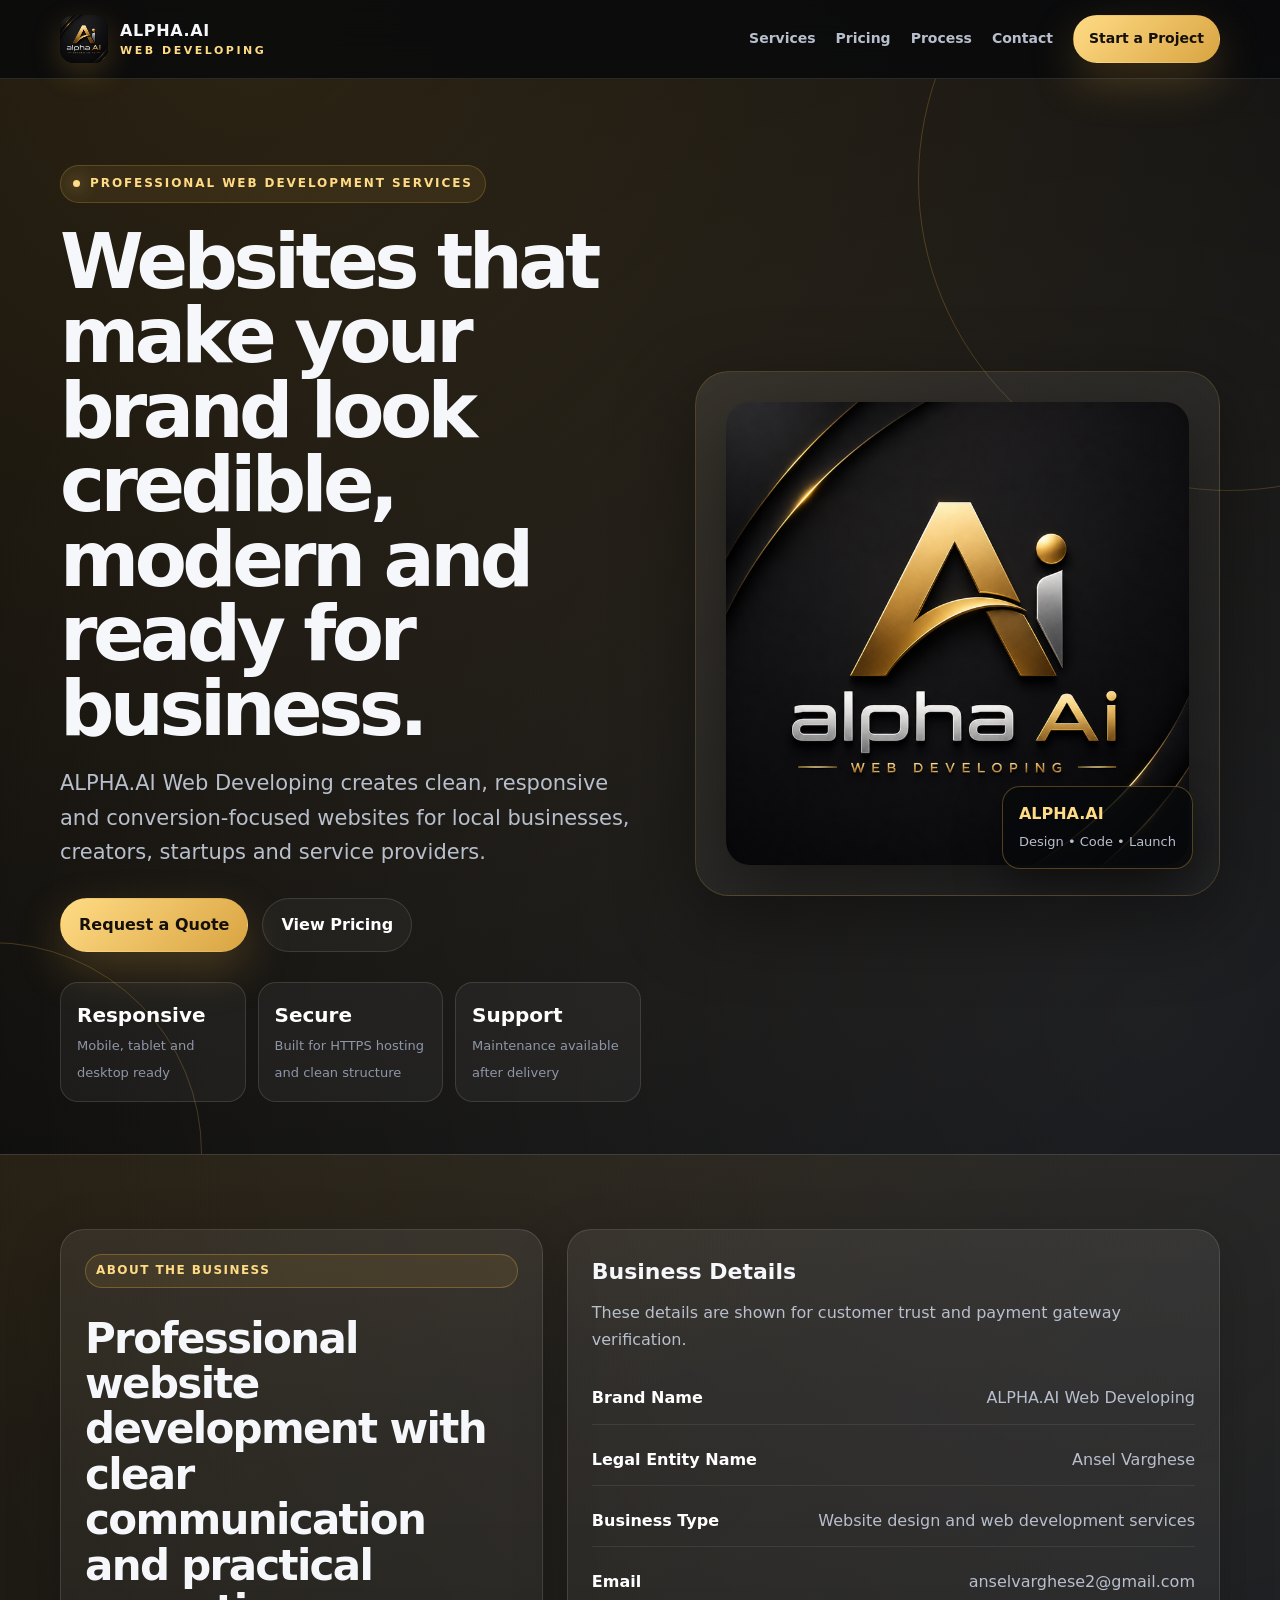
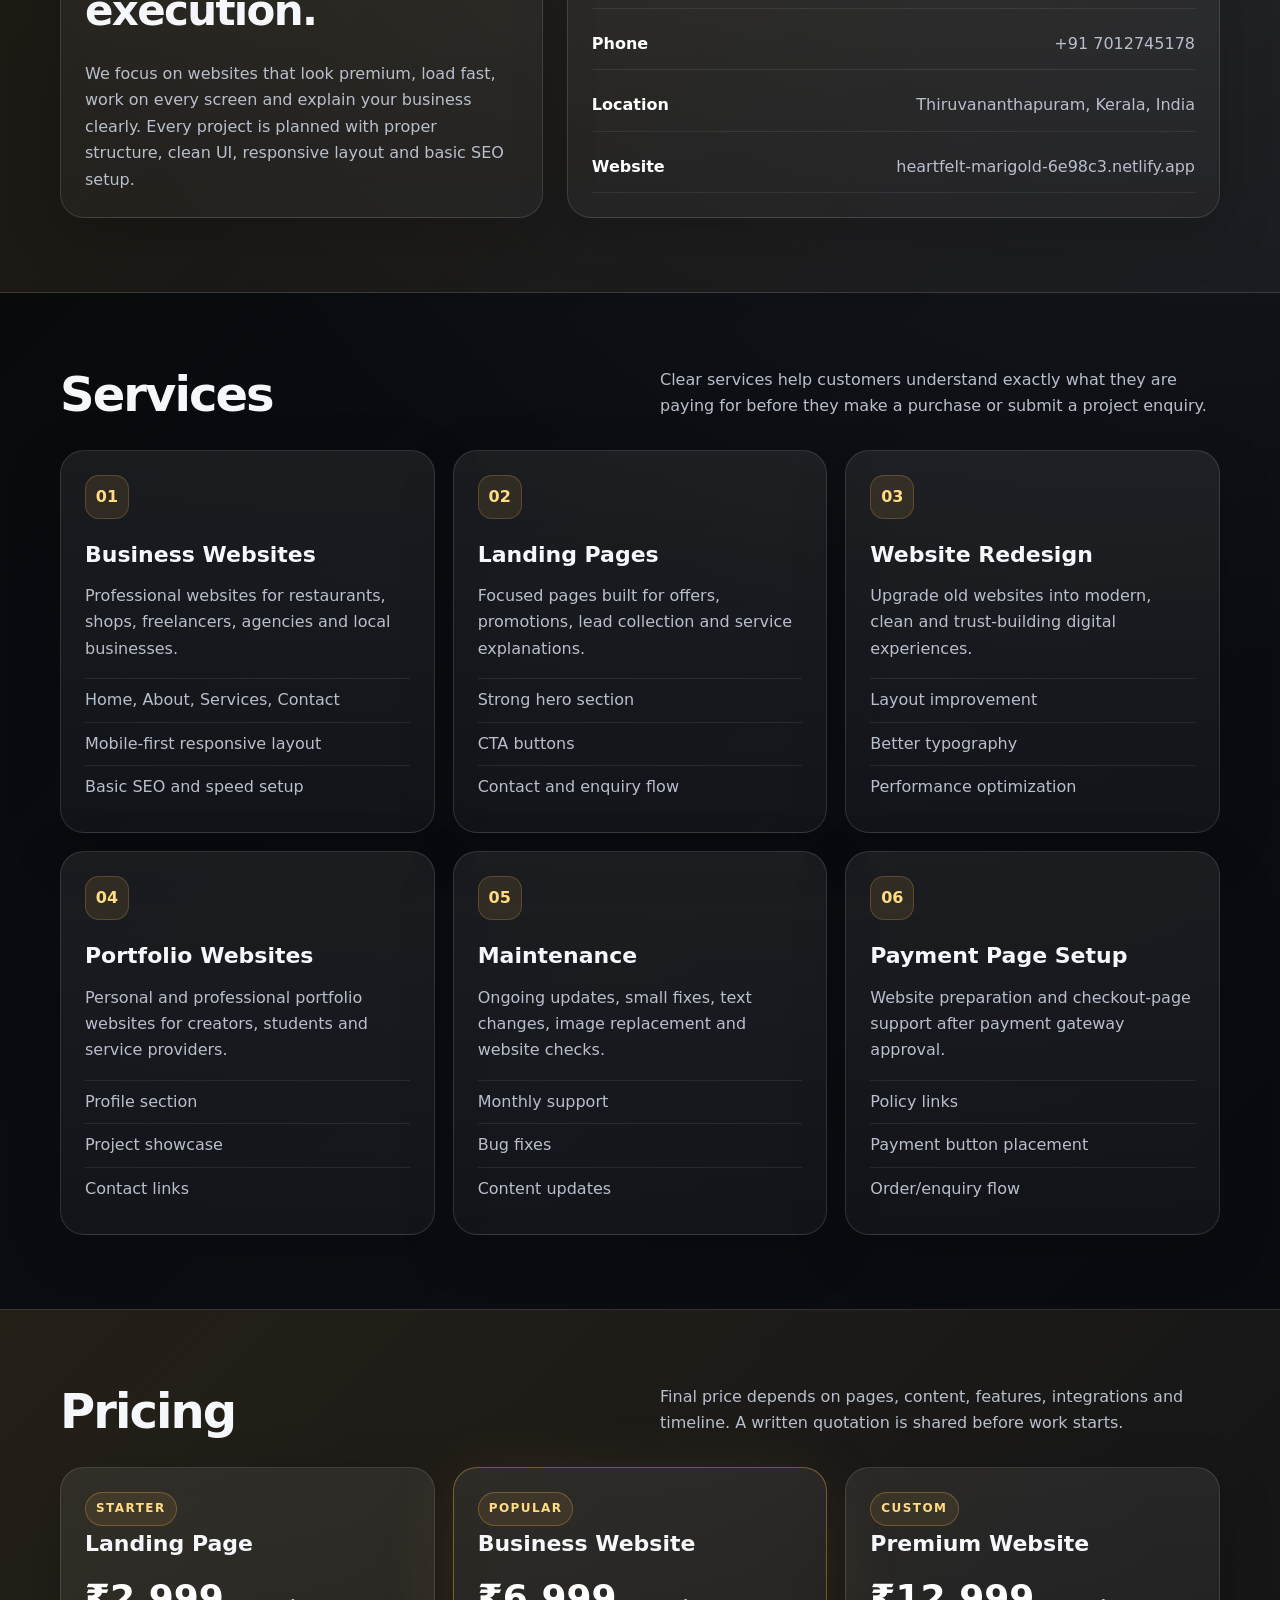
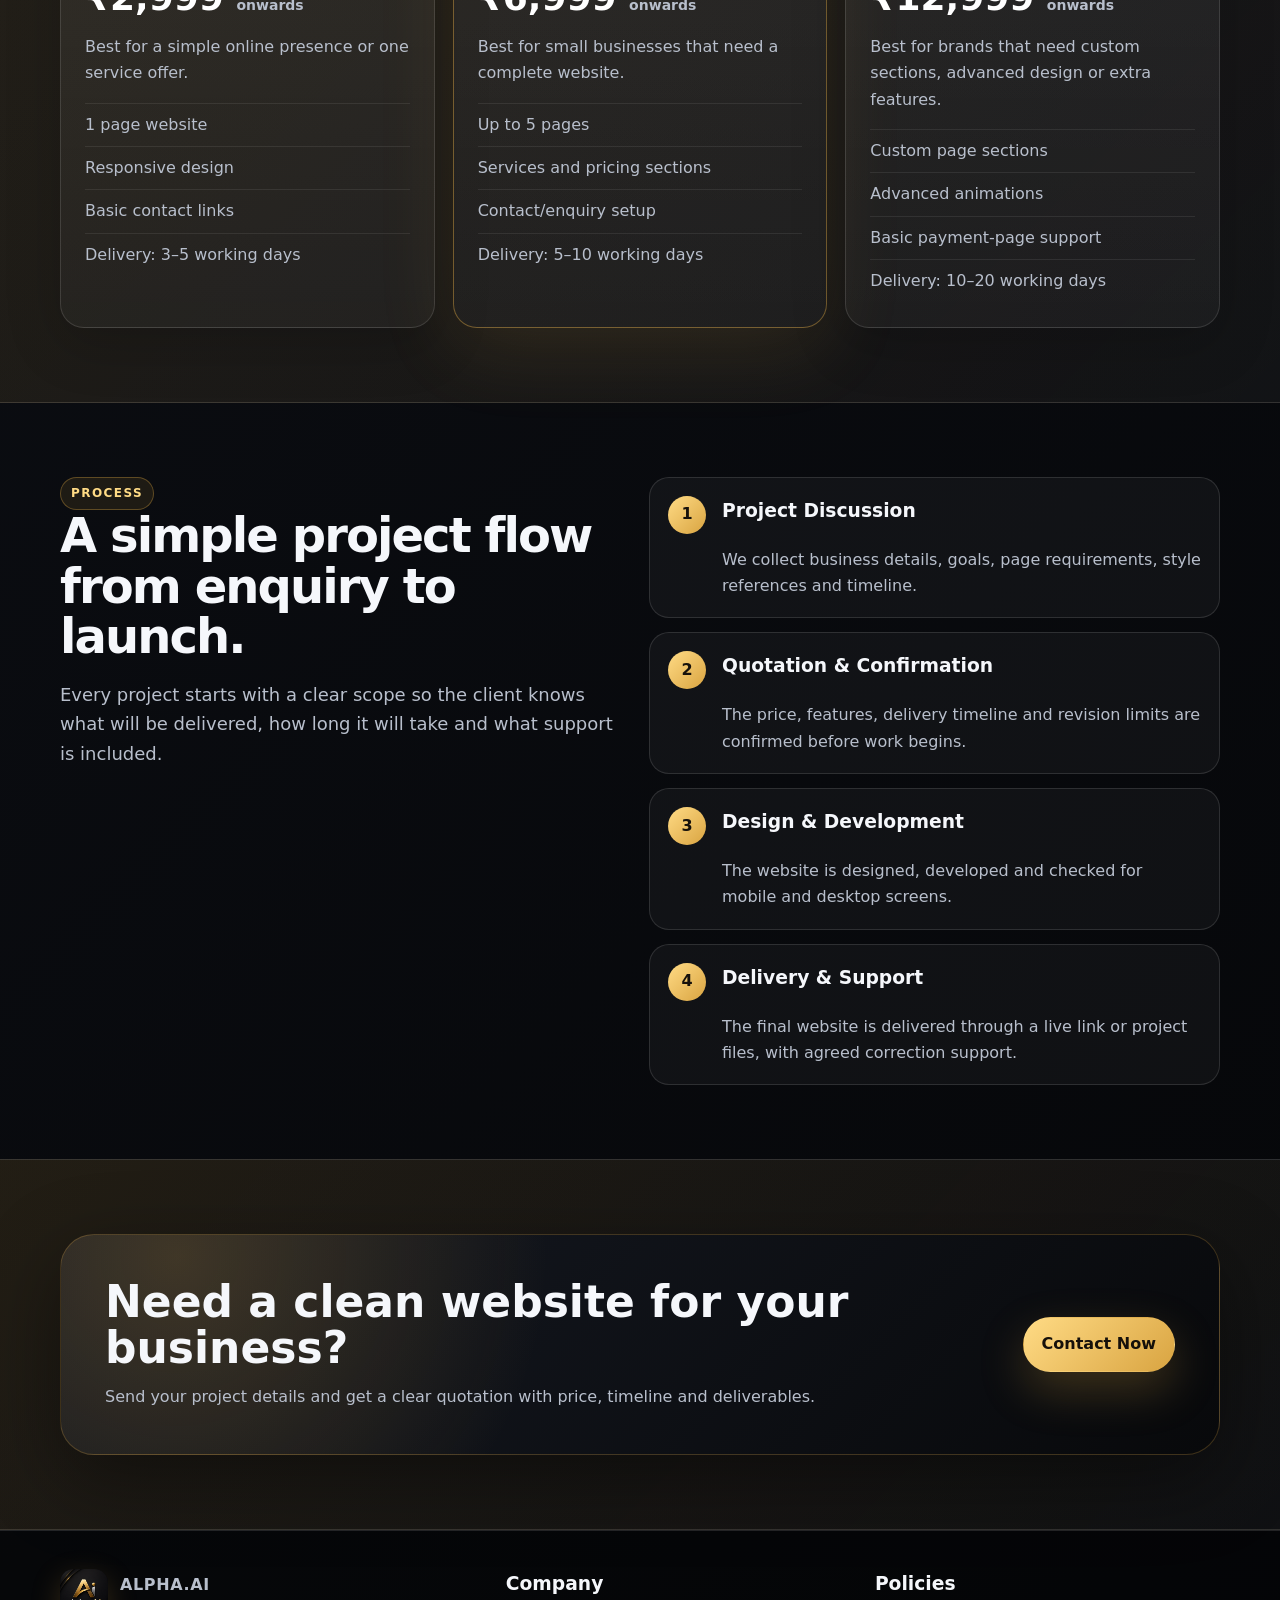
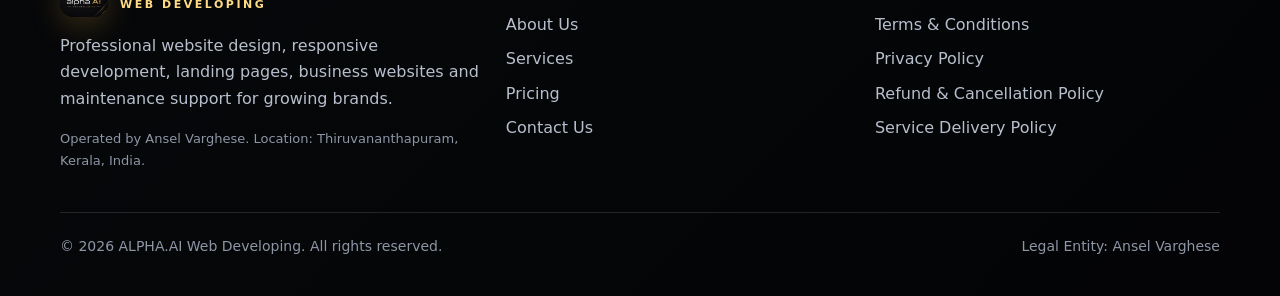
<file: index/index.html>
<!doctype html>
<html lang="en-IN">
<head>
  <meta charset="utf-8">
  <meta name="viewport" content="width=device-width, initial-scale=1">
  <title>ALPHA.AI Web Developing | Professional Website Development Services</title>
  <meta name="description" content="Professional website design and web development services by ALPHA.AI Web Developing.">
  <link rel="icon" type="image/png" href="assets/favicon.png">
  <link rel="stylesheet" href="css/styles.css">
</head>
<body>
  <a class="skip-link" href="#main">Skip to content</a>
  <header class="site-header">
    <div class="container nav">
      
    <a class="brand" href="index.html" aria-label="ALPHA.AI Web Developing home">
      <img src="assets/logo.png" alt="ALPHA.AI Web Developing logo">
      <span>ALPHA.AI <small>Web Developing</small></span>
    </a>
    <button class="menu-btn" type="button" aria-label="Open menu" aria-expanded="false">Menu</button>
    <nav class="nav-links" aria-label="Main navigation">
      <a href="index.html#services">Services</a>
      <a href="index.html#pricing">Pricing</a>
      <a href="index.html#process">Process</a>
      <a href="contact.html">Contact</a>
      <a class="btn btn-primary btn-sm" href="contact.html">Start a Project</a>
    </nav>
    
    </div>
  </header>
  <main id="main">
    
<section class="hero">
  <div class="container hero-grid">
    <div class="hero-copy">
      <span class="eyebrow"><span class="dot"></span> Professional Web Development Services</span>
      <h1>Websites that make your brand look credible, modern and ready for business.</h1>
      <p class="lead">ALPHA.AI Web Developing creates clean, responsive and conversion-focused websites for local businesses, creators, startups and service providers.</p>
      <div class="hero-actions">
        <a class="btn btn-primary" href="contact.html">Request a Quote</a>
        <a class="btn btn-ghost" href="#pricing">View Pricing</a>
      </div>
      <div class="hero-meta" aria-label="Business highlights">
        <div class="meta-card"><strong>Responsive</strong><span>Mobile, tablet and desktop ready</span></div>
        <div class="meta-card"><strong>Secure</strong><span>Built for HTTPS hosting and clean structure</span></div>
        <div class="meta-card"><strong>Support</strong><span>Maintenance available after delivery</span></div>
      </div>
    </div>
    <div class="logo-card">
      <img src="assets/logo.png" alt="ALPHA.AI Web Developing brand logo">
      <div class="logo-badge">
        <strong>ALPHA.AI</strong>
        <span>Design • Code • Launch</span>
      </div>
    </div>
  </div>
</section>

<section id="about" class="section band">
  <div class="container about-grid">
    <div class="card about-card">
      <span class="tag">About the Business</span>
      <h2>Professional website development with clear communication and practical execution.</h2>
      <p>We focus on websites that look premium, load fast, work on every screen and explain your business clearly. Every project is planned with proper structure, clean UI, responsive layout and basic SEO setup.</p>
    </div>
    <div class="card">
      <h3>Business Details</h3>
      <p class="muted">These details are shown for customer trust and payment gateway verification.</p>
      <div class="profile-list">
        <div class="profile-item"><strong>Brand Name</strong><span>ALPHA.AI Web Developing</span></div>
        <div class="profile-item"><strong>Legal Entity Name</strong><span>Ansel Varghese</span></div>
        <div class="profile-item"><strong>Business Type</strong><span>Website design and web development services</span></div>
        <div class="profile-item"><strong>Email</strong><span><a href="mailto:anselvarghese2@gmail.com">anselvarghese2@gmail.com</a></span></div>
        <div class="profile-item"><strong>Phone</strong><span><a href="tel:+917012745178">+91 7012745178</a></span></div>
        <div class="profile-item"><strong>Location</strong><span>Thiruvananthapuram, Kerala, India</span></div>
        <div class="profile-item"><strong>Website</strong><span><a href="https://heartfelt-marigold-6e98c3.netlify.app">heartfelt-marigold-6e98c3.netlify.app</a></span></div>
      </div>
    </div>
  </div>
</section>

<section id="services" class="section">
  <div class="container">
    <div class="section-head">
      <h2>Services</h2>
      <p>Clear services help customers understand exactly what they are paying for before they make a purchase or submit a project enquiry.</p>
    </div>
    <div class="grid-3">
      <article class="card"><div class="icon">01</div><h3>Business Websites</h3><p>Professional websites for restaurants, shops, freelancers, agencies and local businesses.</p><ul><li>Home, About, Services, Contact</li><li>Mobile-first responsive layout</li><li>Basic SEO and speed setup</li></ul></article>
      <article class="card"><div class="icon">02</div><h3>Landing Pages</h3><p>Focused pages built for offers, promotions, lead collection and service explanations.</p><ul><li>Strong hero section</li><li>CTA buttons</li><li>Contact and enquiry flow</li></ul></article>
      <article class="card"><div class="icon">03</div><h3>Website Redesign</h3><p>Upgrade old websites into modern, clean and trust-building digital experiences.</p><ul><li>Layout improvement</li><li>Better typography</li><li>Performance optimization</li></ul></article>
      <article class="card"><div class="icon">04</div><h3>Portfolio Websites</h3><p>Personal and professional portfolio websites for creators, students and service providers.</p><ul><li>Profile section</li><li>Project showcase</li><li>Contact links</li></ul></article>
      <article class="card"><div class="icon">05</div><h3>Maintenance</h3><p>Ongoing updates, small fixes, text changes, image replacement and website checks.</p><ul><li>Monthly support</li><li>Bug fixes</li><li>Content updates</li></ul></article>
      <article class="card"><div class="icon">06</div><h3>Payment Page Setup</h3><p>Website preparation and checkout-page support after payment gateway approval.</p><ul><li>Policy links</li><li>Payment button placement</li><li>Order/enquiry flow</li></ul></article>
    </div>
  </div>
</section>

<section id="pricing" class="section band">
  <div class="container">
    <div class="section-head">
      <h2>Pricing</h2>
      <p>Final price depends on pages, content, features, integrations and timeline. A written quotation is shared before work starts.</p>
    </div>
    <div class="grid-3">
      <article class="card">
        <span class="tag">Starter</span>
        <h3>Landing Page</h3>
        <div class="price">₹2,999 <small>onwards</small></div>
        <p>Best for a simple online presence or one service offer.</p>
        <ul><li>1 page website</li><li>Responsive design</li><li>Basic contact links</li><li>Delivery: 3–5 working days</li></ul>
      </article>
      <article class="card highlight">
        <span class="tag">Popular</span>
        <h3>Business Website</h3>
        <div class="price">₹6,999 <small>onwards</small></div>
        <p>Best for small businesses that need a complete website.</p>
        <ul><li>Up to 5 pages</li><li>Services and pricing sections</li><li>Contact/enquiry setup</li><li>Delivery: 5–10 working days</li></ul>
      </article>
      <article class="card">
        <span class="tag">Custom</span>
        <h3>Premium Website</h3>
        <div class="price">₹12,999 <small>onwards</small></div>
        <p>Best for brands that need custom sections, advanced design or extra features.</p>
        <ul><li>Custom page sections</li><li>Advanced animations</li><li>Basic payment-page support</li><li>Delivery: 10–20 working days</li></ul>
      </article>
    </div>
  </div>
</section>

<section id="process" class="section">
  <div class="container grid-2">
    <div>
      <span class="tag">Process</span>
      <h2 class="section-title">A simple project flow from enquiry to launch.</h2>
      <p class="lead-small">Every project starts with a clear scope so the client knows what will be delivered, how long it will take and what support is included.</p>
    </div>
    <div class="steps">
      <div class="step"><h3>Project Discussion</h3><p>We collect business details, goals, page requirements, style references and timeline.</p></div>
      <div class="step"><h3>Quotation & Confirmation</h3><p>The price, features, delivery timeline and revision limits are confirmed before work begins.</p></div>
      <div class="step"><h3>Design & Development</h3><p>The website is designed, developed and checked for mobile and desktop screens.</p></div>
      <div class="step"><h3>Delivery & Support</h3><p>The final website is delivered through a live link or project files, with agreed correction support.</p></div>
    </div>
  </div>
</section>

<section class="section band">
  <div class="container cta">
    <div>
      <h2>Need a clean website for your business?</h2>
      <p>Send your project details and get a clear quotation with price, timeline and deliverables.</p>
    </div>
    <a class="btn btn-primary" href="contact.html">Contact Now</a>
  </div>
</section>

  </main>
  
    <footer class="site-footer">
      <div class="container footer-grid">
        <div>
          <a class="brand footer-brand" href="index.html">
            <img src="assets/logo.png" alt="ALPHA.AI Web Developing logo">
            <span>ALPHA.AI <small>Web Developing</small></span>
          </a>
          <p>Professional website design, responsive development, landing pages, business websites and maintenance support for growing brands.</p>
          <p class="muted-small">Operated by Ansel Varghese. Location: Thiruvananthapuram, Kerala, India.</p>
        </div>
        <div>
          <h3>Company</h3>
          <ul>
            <li><a href="index.html#about">About Us</a></li>
            <li><a href="index.html#services">Services</a></li>
            <li><a href="index.html#pricing">Pricing</a></li>
            <li><a href="contact.html">Contact Us</a></li>
          </ul>
        </div>
        <div>
          <h3>Policies</h3>
          <ul>
            <li><a href="terms-and-conditions.html">Terms & Conditions</a></li>
            <li><a href="privacy-policy.html">Privacy Policy</a></li>
            <li><a href="refund-and-cancellation.html">Refund & Cancellation Policy</a></li>
            <li><a href="service-delivery.html">Service Delivery Policy</a></li>
          </ul>
        </div>
      </div>
      <div class="container copyright">
        <span>© 2026 ALPHA.AI Web Developing. All rights reserved.</span>
        <span>Legal Entity: Ansel Varghese</span>
      </div>
    </footer>
    
  <script src="js/main.js"></script>
</body>
</html>
</file>
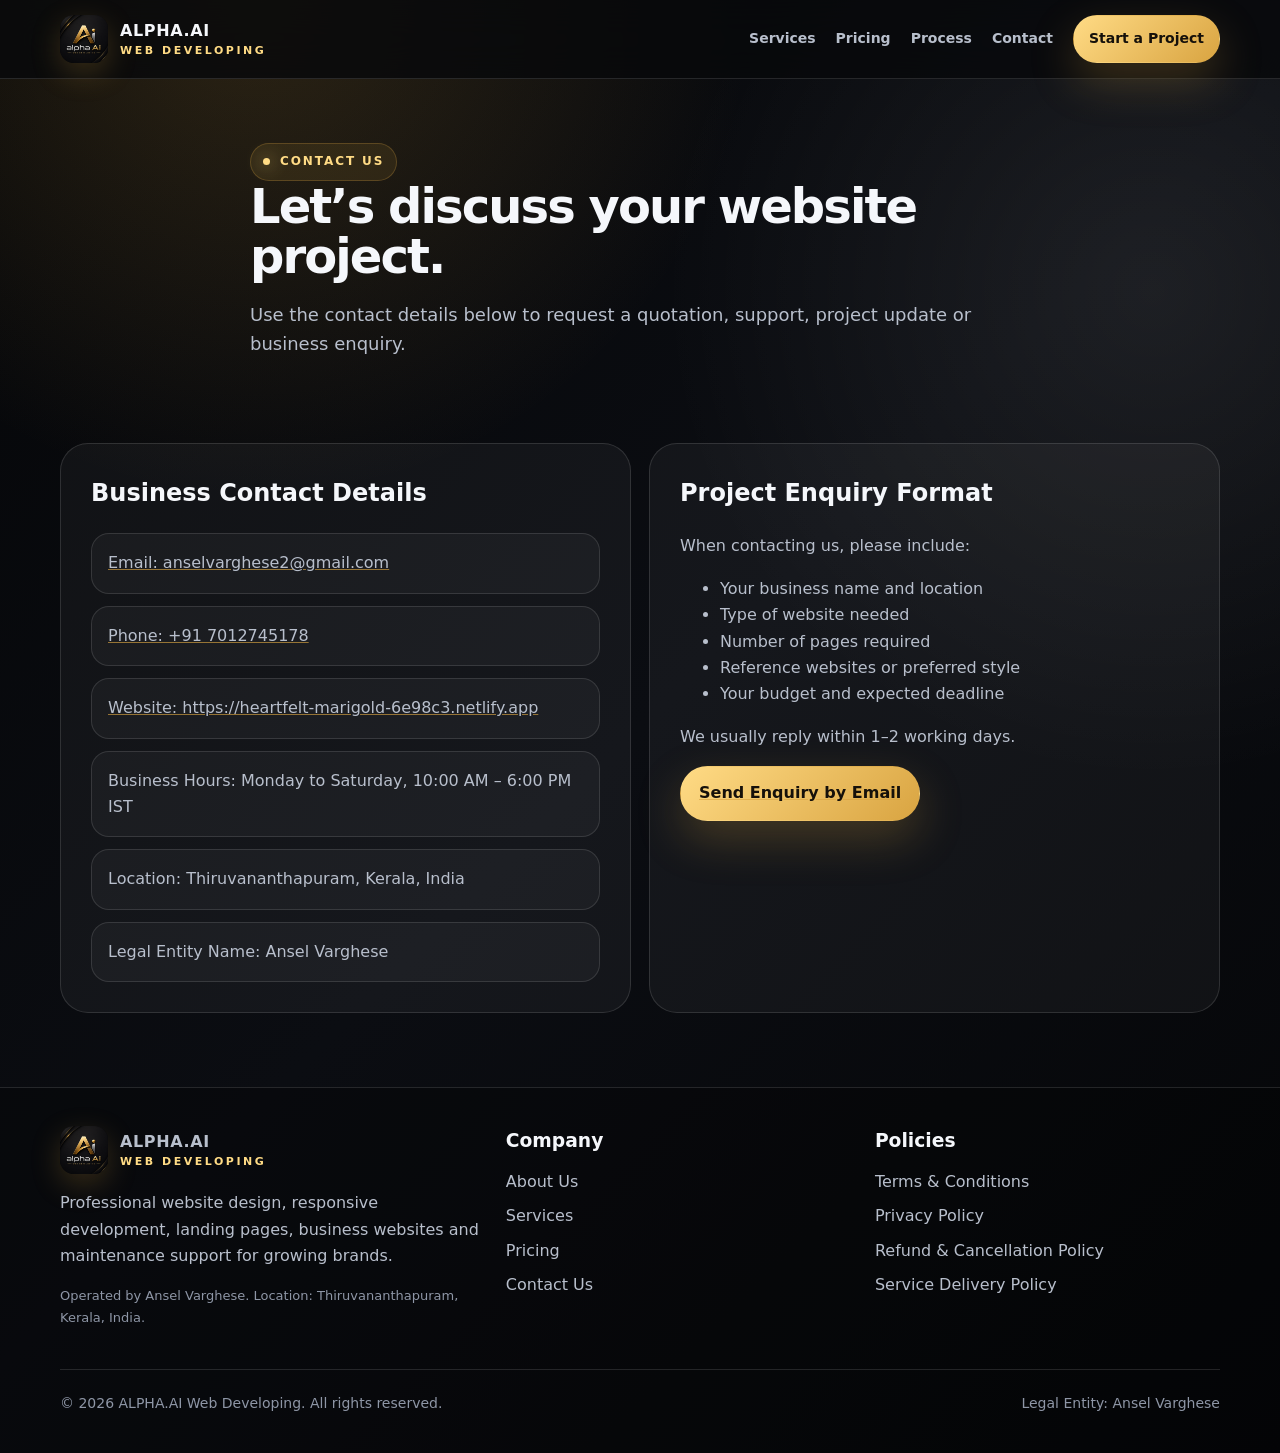
<file: index/contact.html>
<!doctype html>
<html lang="en-IN">
<head>
  <meta charset="utf-8">
  <meta name="viewport" content="width=device-width, initial-scale=1">
  <title>Contact Us | ALPHA.AI Web Developing</title>
  <meta name="description" content="Contact ALPHA.AI Web Developing for website design and web development enquiries.">
  <link rel="icon" type="image/png" href="assets/favicon.png">
  <link rel="stylesheet" href="css/styles.css">
</head>
<body>
  <a class="skip-link" href="#main">Skip to content</a>
  <header class="site-header">
    <div class="container nav">
      
    <a class="brand" href="index.html" aria-label="ALPHA.AI Web Developing home">
      <img src="assets/logo.png" alt="ALPHA.AI Web Developing logo">
      <span>ALPHA.AI <small>Web Developing</small></span>
    </a>
    <button class="menu-btn" type="button" aria-label="Open menu" aria-expanded="false">Menu</button>
    <nav class="nav-links" aria-label="Main navigation">
      <a href="index.html#services">Services</a>
      <a href="index.html#pricing">Pricing</a>
      <a href="index.html#process">Process</a>
      <a href="contact.html">Contact</a>
      <a class="btn btn-primary btn-sm" href="contact.html">Start a Project</a>
    </nav>
    
    </div>
  </header>
  <main id="main">
    
<section class="page-hero">
  <div class="container page-title">
    <span class="eyebrow"><span class="dot"></span> Contact Us</span>
    <h1>Let’s discuss your website project.</h1>
    <p>Use the contact details below to request a quotation, support, project update or business enquiry.</p>
  </div>
</section>

<section class="section-tight">
  <div class="container grid-2">
    <div class="content">
      <h2>Business Contact Details</h2>
      <div class="contact-list">
        <a href="mailto:anselvarghese2@gmail.com">Email: anselvarghese2@gmail.com</a>
        <a href="tel:+917012745178">Phone: +91 7012745178</a>
        <a href="https://heartfelt-marigold-6e98c3.netlify.app">Website: https://heartfelt-marigold-6e98c3.netlify.app</a>
        <div>Business Hours: Monday to Saturday, 10:00 AM – 6:00 PM IST</div>
        <div>Location: Thiruvananthapuram, Kerala, India</div>
        <div>Legal Entity Name: Ansel Varghese</div>
      </div>
    </div>
    <div class="content">
      <h2>Project Enquiry Format</h2>
      <p>When contacting us, please include:</p>
      <ul>
        <li>Your business name and location</li>
        <li>Type of website needed</li>
        <li>Number of pages required</li>
        <li>Reference websites or preferred style</li>
        <li>Your budget and expected deadline</li>
      </ul>
      <p>We usually reply within 1–2 working days.</p>
      <p><a class="btn btn-primary" href="mailto:anselvarghese2@gmail.com?subject=Website%20Project%20Enquiry%20-%20ALPHA.AI">Send Enquiry by Email</a></p>
    </div>
  </div>
</section>

  </main>
  
    <footer class="site-footer">
      <div class="container footer-grid">
        <div>
          <a class="brand footer-brand" href="index.html">
            <img src="assets/logo.png" alt="ALPHA.AI Web Developing logo">
            <span>ALPHA.AI <small>Web Developing</small></span>
          </a>
          <p>Professional website design, responsive development, landing pages, business websites and maintenance support for growing brands.</p>
          <p class="muted-small">Operated by Ansel Varghese. Location: Thiruvananthapuram, Kerala, India.</p>
        </div>
        <div>
          <h3>Company</h3>
          <ul>
            <li><a href="index.html#about">About Us</a></li>
            <li><a href="index.html#services">Services</a></li>
            <li><a href="index.html#pricing">Pricing</a></li>
            <li><a href="contact.html">Contact Us</a></li>
          </ul>
        </div>
        <div>
          <h3>Policies</h3>
          <ul>
            <li><a href="terms-and-conditions.html">Terms & Conditions</a></li>
            <li><a href="privacy-policy.html">Privacy Policy</a></li>
            <li><a href="refund-and-cancellation.html">Refund & Cancellation Policy</a></li>
            <li><a href="service-delivery.html">Service Delivery Policy</a></li>
          </ul>
        </div>
      </div>
      <div class="container copyright">
        <span>© 2026 ALPHA.AI Web Developing. All rights reserved.</span>
        <span>Legal Entity: Ansel Varghese</span>
      </div>
    </footer>
    
  <script src="js/main.js"></script>
</body>
</html>
</file>
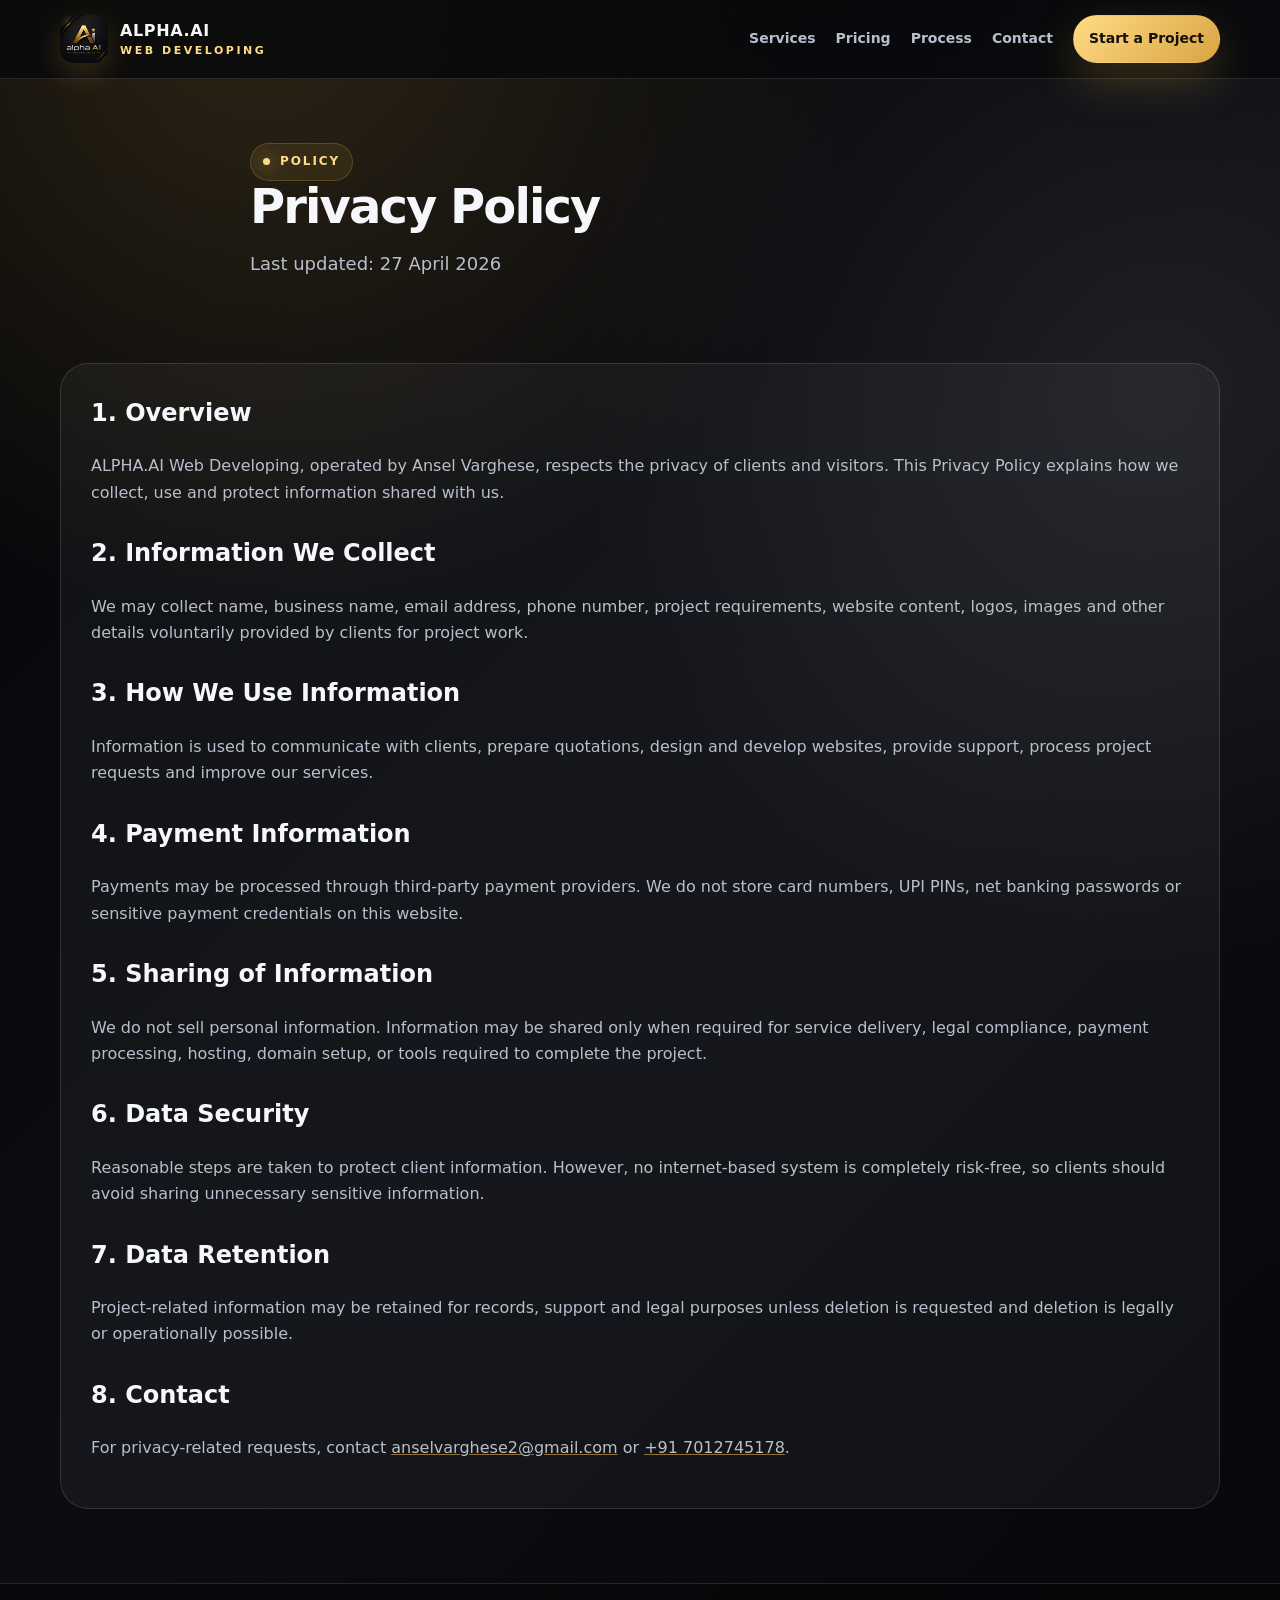
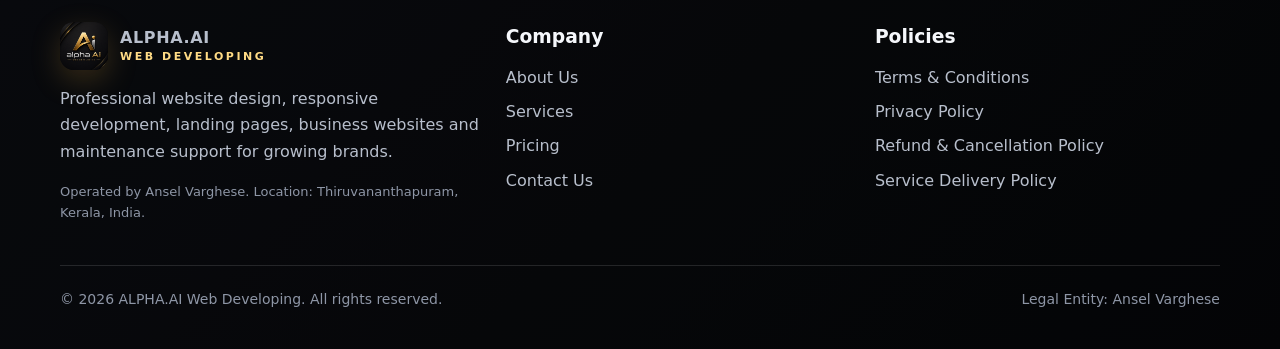
<file: index/privacy-policy.html>
<!doctype html>
<html lang="en-IN">
<head>
  <meta charset="utf-8">
  <meta name="viewport" content="width=device-width, initial-scale=1">
  <title>Privacy Policy | ALPHA.AI Web Developing</title>
  <meta name="description" content="Privacy policy for ALPHA.AI Web Developing.">
  <link rel="icon" type="image/png" href="assets/favicon.png">
  <link rel="stylesheet" href="css/styles.css">
</head>
<body>
  <a class="skip-link" href="#main">Skip to content</a>
  <header class="site-header">
    <div class="container nav">
      
    <a class="brand" href="index.html" aria-label="ALPHA.AI Web Developing home">
      <img src="assets/logo.png" alt="ALPHA.AI Web Developing logo">
      <span>ALPHA.AI <small>Web Developing</small></span>
    </a>
    <button class="menu-btn" type="button" aria-label="Open menu" aria-expanded="false">Menu</button>
    <nav class="nav-links" aria-label="Main navigation">
      <a href="index.html#services">Services</a>
      <a href="index.html#pricing">Pricing</a>
      <a href="index.html#process">Process</a>
      <a href="contact.html">Contact</a>
      <a class="btn btn-primary btn-sm" href="contact.html">Start a Project</a>
    </nav>
    
    </div>
  </header>
  <main id="main">
    
<section class="page-hero">
  <div class="container page-title">
    <span class="eyebrow"><span class="dot"></span> Policy</span>
    <h1>Privacy Policy</h1>
    <p>Last updated: 27 April 2026</p>
  </div>
</section>
<section class="section-tight">
  <div class="container content">
    <h2>1. Overview</h2>
    <p>ALPHA.AI Web Developing, operated by Ansel Varghese, respects the privacy of clients and visitors. This Privacy Policy explains how we collect, use and protect information shared with us.</p>
    <h2>2. Information We Collect</h2>
    <p>We may collect name, business name, email address, phone number, project requirements, website content, logos, images and other details voluntarily provided by clients for project work.</p>
    <h2>3. How We Use Information</h2>
    <p>Information is used to communicate with clients, prepare quotations, design and develop websites, provide support, process project requests and improve our services.</p>
    <h2>4. Payment Information</h2>
    <p>Payments may be processed through third-party payment providers. We do not store card numbers, UPI PINs, net banking passwords or sensitive payment credentials on this website.</p>
    <h2>5. Sharing of Information</h2>
    <p>We do not sell personal information. Information may be shared only when required for service delivery, legal compliance, payment processing, hosting, domain setup, or tools required to complete the project.</p>
    <h2>6. Data Security</h2>
    <p>Reasonable steps are taken to protect client information. However, no internet-based system is completely risk-free, so clients should avoid sharing unnecessary sensitive information.</p>
    <h2>7. Data Retention</h2>
    <p>Project-related information may be retained for records, support and legal purposes unless deletion is requested and deletion is legally or operationally possible.</p>
    <h2>8. Contact</h2>
    <p>For privacy-related requests, contact <a href="mailto:anselvarghese2@gmail.com">anselvarghese2@gmail.com</a> or <a href="tel:+917012745178">+91 7012745178</a>.</p>
  </div>
</section>

  </main>
  
    <footer class="site-footer">
      <div class="container footer-grid">
        <div>
          <a class="brand footer-brand" href="index.html">
            <img src="assets/logo.png" alt="ALPHA.AI Web Developing logo">
            <span>ALPHA.AI <small>Web Developing</small></span>
          </a>
          <p>Professional website design, responsive development, landing pages, business websites and maintenance support for growing brands.</p>
          <p class="muted-small">Operated by Ansel Varghese. Location: Thiruvananthapuram, Kerala, India.</p>
        </div>
        <div>
          <h3>Company</h3>
          <ul>
            <li><a href="index.html#about">About Us</a></li>
            <li><a href="index.html#services">Services</a></li>
            <li><a href="index.html#pricing">Pricing</a></li>
            <li><a href="contact.html">Contact Us</a></li>
          </ul>
        </div>
        <div>
          <h3>Policies</h3>
          <ul>
            <li><a href="terms-and-conditions.html">Terms & Conditions</a></li>
            <li><a href="privacy-policy.html">Privacy Policy</a></li>
            <li><a href="refund-and-cancellation.html">Refund & Cancellation Policy</a></li>
            <li><a href="service-delivery.html">Service Delivery Policy</a></li>
          </ul>
        </div>
      </div>
      <div class="container copyright">
        <span>© 2026 ALPHA.AI Web Developing. All rights reserved.</span>
        <span>Legal Entity: Ansel Varghese</span>
      </div>
    </footer>
    
  <script src="js/main.js"></script>
</body>
</html>
</file>
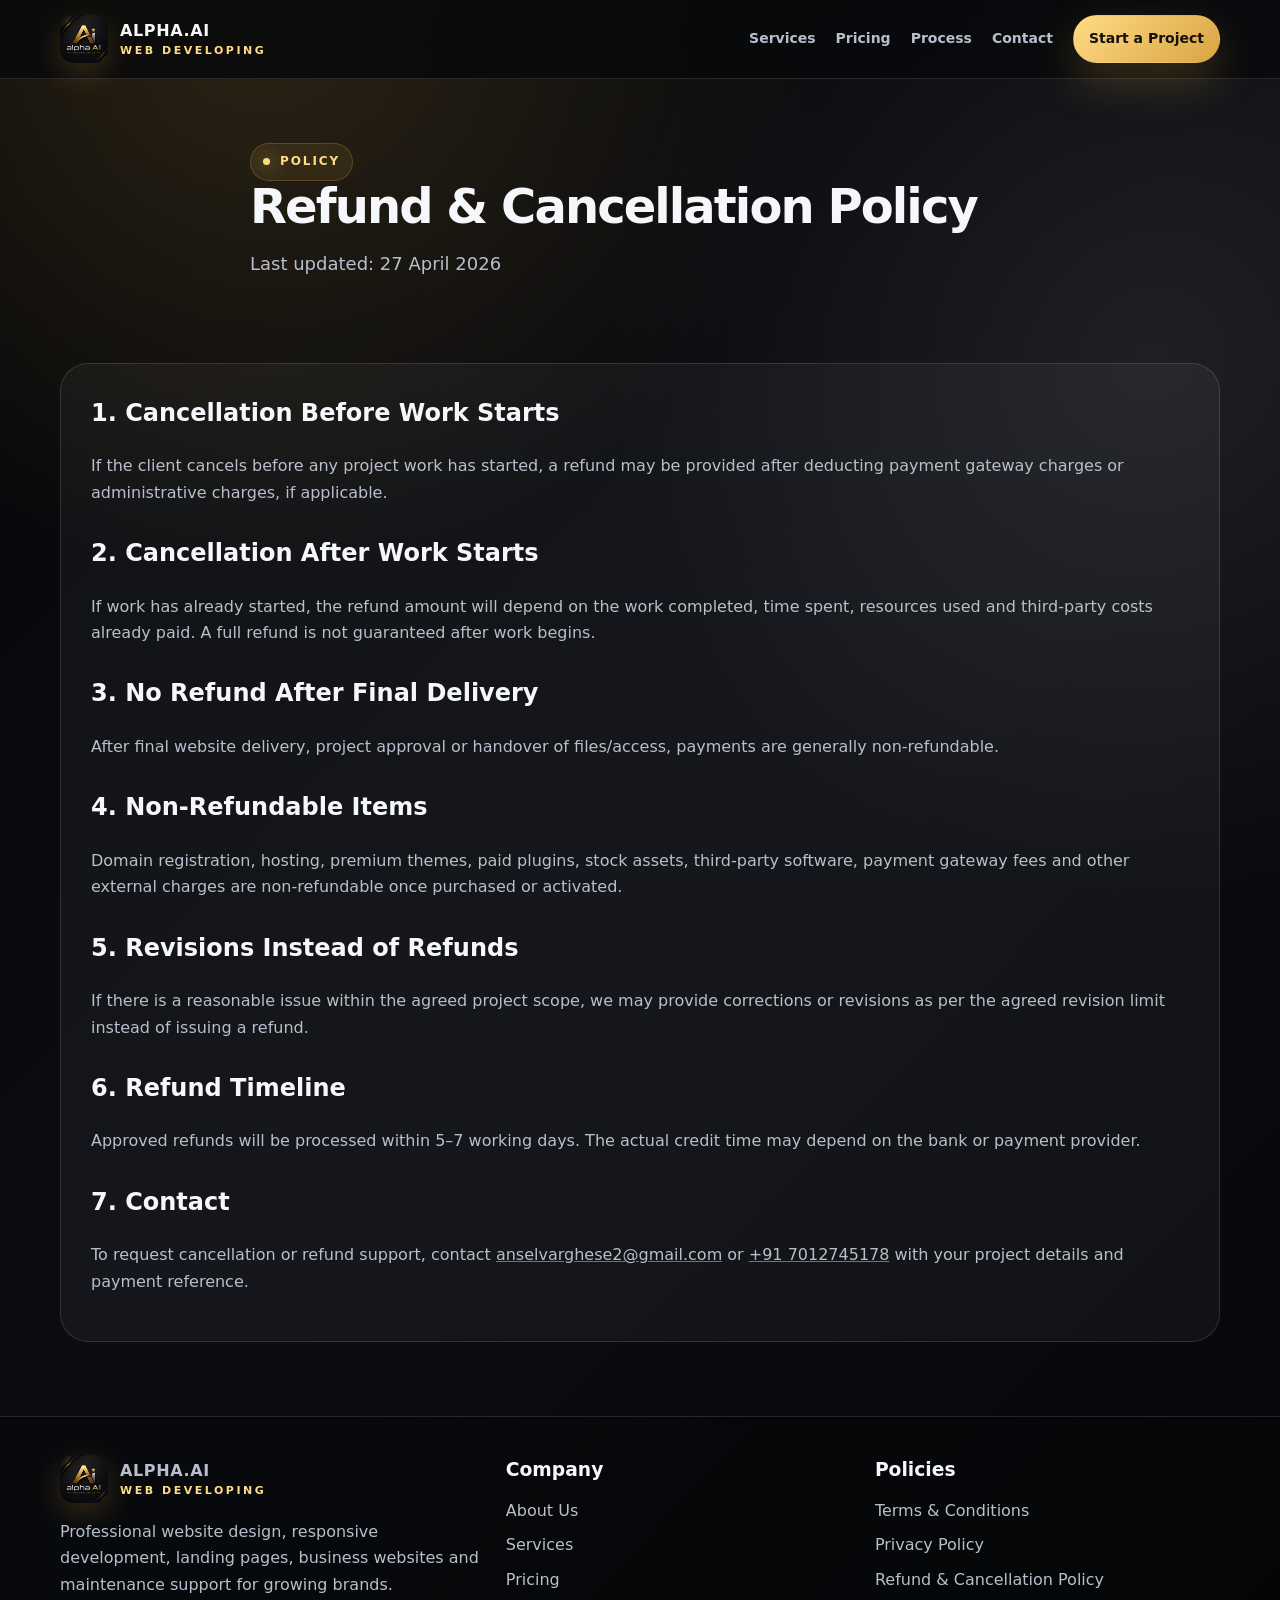
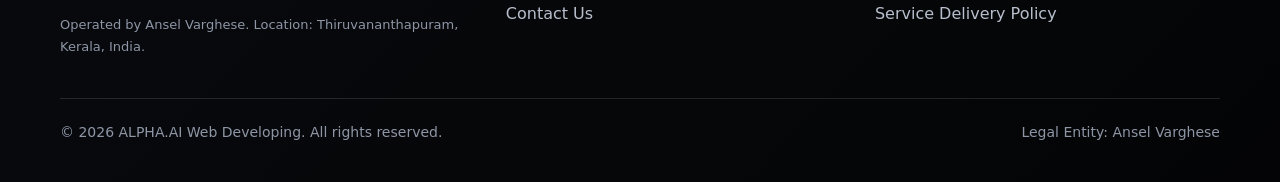
<file: index/refund-and-cancellation.html>
<!doctype html>
<html lang="en-IN">
<head>
  <meta charset="utf-8">
  <meta name="viewport" content="width=device-width, initial-scale=1">
  <title>Refund & Cancellation Policy | ALPHA.AI Web Developing</title>
  <meta name="description" content="Refund and cancellation policy for ALPHA.AI Web Developing.">
  <link rel="icon" type="image/png" href="assets/favicon.png">
  <link rel="stylesheet" href="css/styles.css">
</head>
<body>
  <a class="skip-link" href="#main">Skip to content</a>
  <header class="site-header">
    <div class="container nav">
      
    <a class="brand" href="index.html" aria-label="ALPHA.AI Web Developing home">
      <img src="assets/logo.png" alt="ALPHA.AI Web Developing logo">
      <span>ALPHA.AI <small>Web Developing</small></span>
    </a>
    <button class="menu-btn" type="button" aria-label="Open menu" aria-expanded="false">Menu</button>
    <nav class="nav-links" aria-label="Main navigation">
      <a href="index.html#services">Services</a>
      <a href="index.html#pricing">Pricing</a>
      <a href="index.html#process">Process</a>
      <a href="contact.html">Contact</a>
      <a class="btn btn-primary btn-sm" href="contact.html">Start a Project</a>
    </nav>
    
    </div>
  </header>
  <main id="main">
    
<section class="page-hero">
  <div class="container page-title">
    <span class="eyebrow"><span class="dot"></span> Policy</span>
    <h1>Refund & Cancellation Policy</h1>
    <p>Last updated: 27 April 2026</p>
  </div>
</section>
<section class="section-tight">
  <div class="container content">
    <h2>1. Cancellation Before Work Starts</h2>
    <p>If the client cancels before any project work has started, a refund may be provided after deducting payment gateway charges or administrative charges, if applicable.</p>
    <h2>2. Cancellation After Work Starts</h2>
    <p>If work has already started, the refund amount will depend on the work completed, time spent, resources used and third-party costs already paid. A full refund is not guaranteed after work begins.</p>
    <h2>3. No Refund After Final Delivery</h2>
    <p>After final website delivery, project approval or handover of files/access, payments are generally non-refundable.</p>
    <h2>4. Non-Refundable Items</h2>
    <p>Domain registration, hosting, premium themes, paid plugins, stock assets, third-party software, payment gateway fees and other external charges are non-refundable once purchased or activated.</p>
    <h2>5. Revisions Instead of Refunds</h2>
    <p>If there is a reasonable issue within the agreed project scope, we may provide corrections or revisions as per the agreed revision limit instead of issuing a refund.</p>
    <h2>6. Refund Timeline</h2>
    <p>Approved refunds will be processed within 5–7 working days. The actual credit time may depend on the bank or payment provider.</p>
    <h2>7. Contact</h2>
    <p>To request cancellation or refund support, contact <a href="mailto:anselvarghese2@gmail.com">anselvarghese2@gmail.com</a> or <a href="tel:+917012745178">+91 7012745178</a> with your project details and payment reference.</p>
  </div>
</section>

  </main>
  
    <footer class="site-footer">
      <div class="container footer-grid">
        <div>
          <a class="brand footer-brand" href="index.html">
            <img src="assets/logo.png" alt="ALPHA.AI Web Developing logo">
            <span>ALPHA.AI <small>Web Developing</small></span>
          </a>
          <p>Professional website design, responsive development, landing pages, business websites and maintenance support for growing brands.</p>
          <p class="muted-small">Operated by Ansel Varghese. Location: Thiruvananthapuram, Kerala, India.</p>
        </div>
        <div>
          <h3>Company</h3>
          <ul>
            <li><a href="index.html#about">About Us</a></li>
            <li><a href="index.html#services">Services</a></li>
            <li><a href="index.html#pricing">Pricing</a></li>
            <li><a href="contact.html">Contact Us</a></li>
          </ul>
        </div>
        <div>
          <h3>Policies</h3>
          <ul>
            <li><a href="terms-and-conditions.html">Terms & Conditions</a></li>
            <li><a href="privacy-policy.html">Privacy Policy</a></li>
            <li><a href="refund-and-cancellation.html">Refund & Cancellation Policy</a></li>
            <li><a href="service-delivery.html">Service Delivery Policy</a></li>
          </ul>
        </div>
      </div>
      <div class="container copyright">
        <span>© 2026 ALPHA.AI Web Developing. All rights reserved.</span>
        <span>Legal Entity: Ansel Varghese</span>
      </div>
    </footer>
    
  <script src="js/main.js"></script>
</body>
</html>
</file>
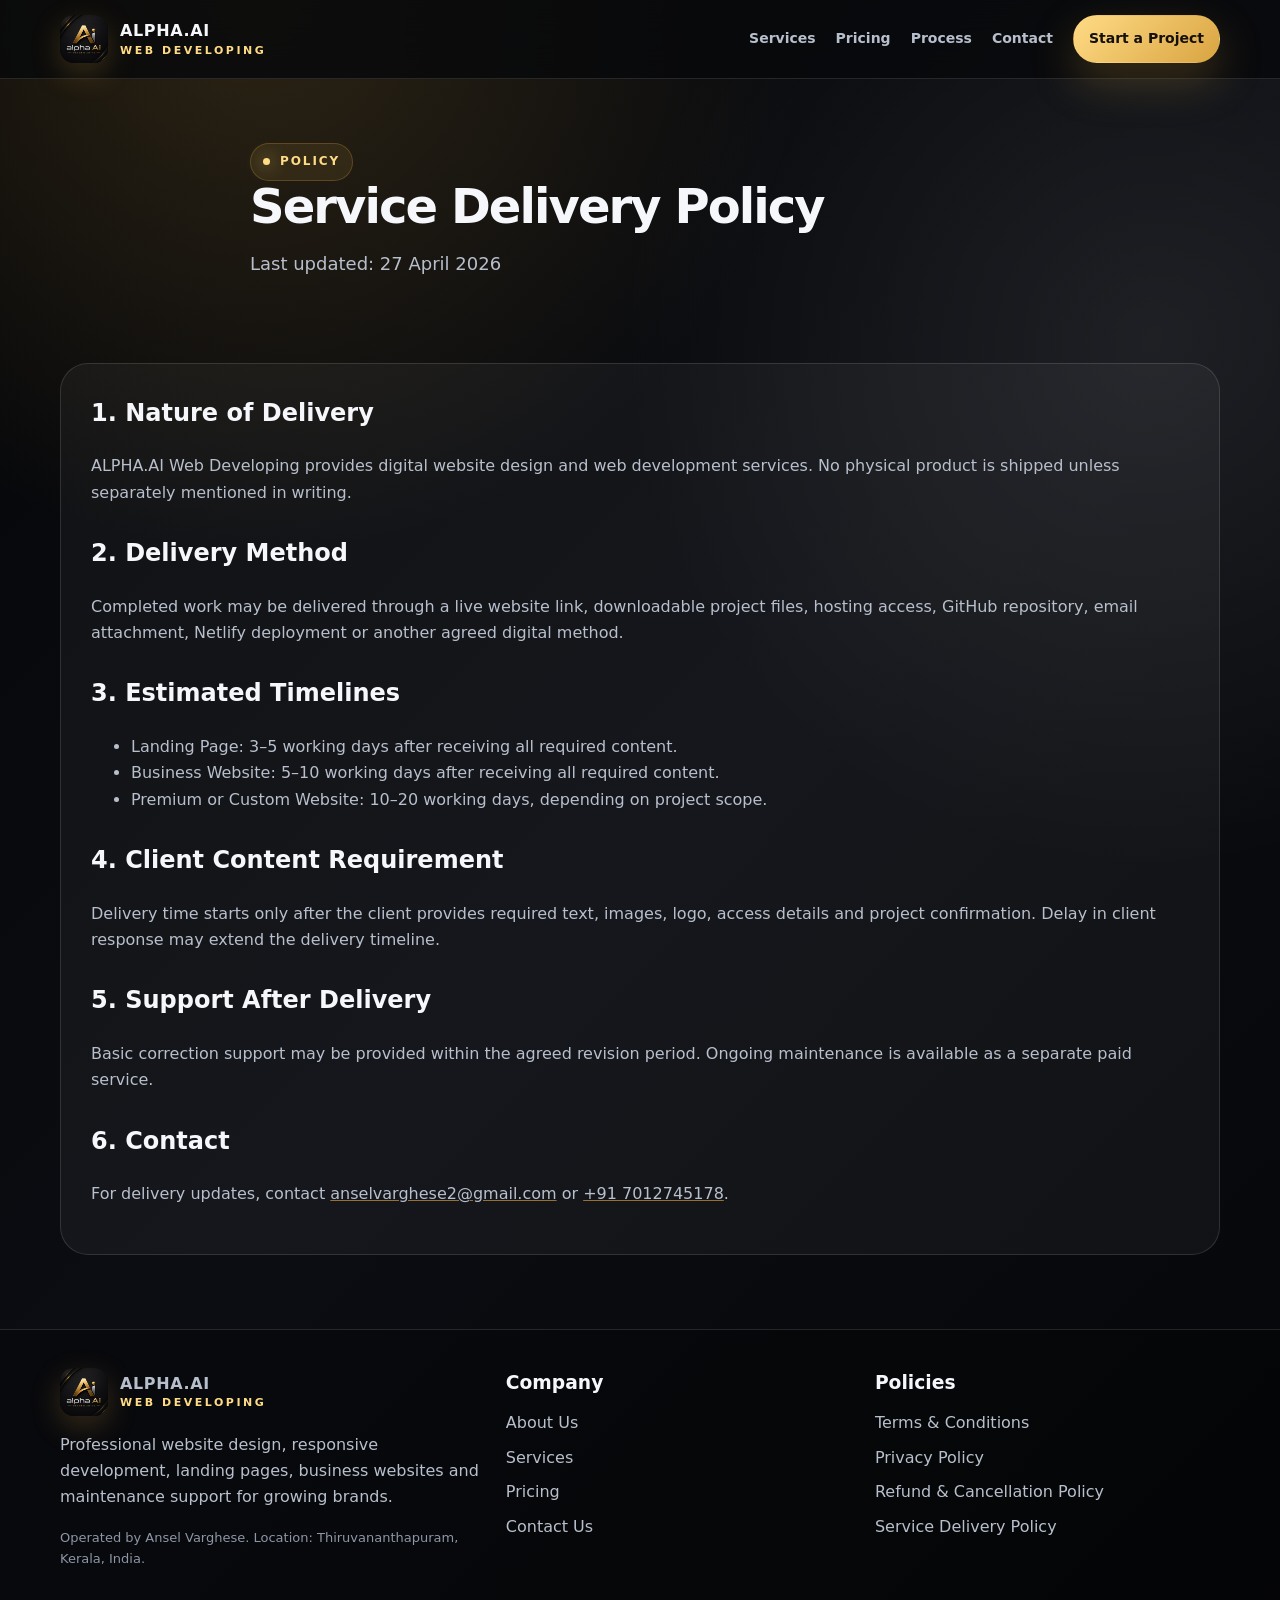
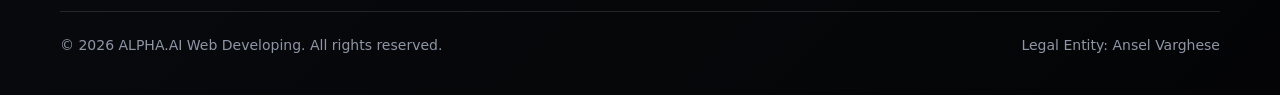
<file: index/service-delivery.html>
<!doctype html>
<html lang="en-IN">
<head>
  <meta charset="utf-8">
  <meta name="viewport" content="width=device-width, initial-scale=1">
  <title>Service Delivery Policy | ALPHA.AI Web Developing</title>
  <meta name="description" content="Service delivery policy for ALPHA.AI Web Developing digital services.">
  <link rel="icon" type="image/png" href="assets/favicon.png">
  <link rel="stylesheet" href="css/styles.css">
</head>
<body>
  <a class="skip-link" href="#main">Skip to content</a>
  <header class="site-header">
    <div class="container nav">
      
    <a class="brand" href="index.html" aria-label="ALPHA.AI Web Developing home">
      <img src="assets/logo.png" alt="ALPHA.AI Web Developing logo">
      <span>ALPHA.AI <small>Web Developing</small></span>
    </a>
    <button class="menu-btn" type="button" aria-label="Open menu" aria-expanded="false">Menu</button>
    <nav class="nav-links" aria-label="Main navigation">
      <a href="index.html#services">Services</a>
      <a href="index.html#pricing">Pricing</a>
      <a href="index.html#process">Process</a>
      <a href="contact.html">Contact</a>
      <a class="btn btn-primary btn-sm" href="contact.html">Start a Project</a>
    </nav>
    
    </div>
  </header>
  <main id="main">
    
<section class="page-hero">
  <div class="container page-title">
    <span class="eyebrow"><span class="dot"></span> Policy</span>
    <h1>Service Delivery Policy</h1>
    <p>Last updated: 27 April 2026</p>
  </div>
</section>
<section class="section-tight">
  <div class="container content">
    <h2>1. Nature of Delivery</h2>
    <p>ALPHA.AI Web Developing provides digital website design and web development services. No physical product is shipped unless separately mentioned in writing.</p>
    <h2>2. Delivery Method</h2>
    <p>Completed work may be delivered through a live website link, downloadable project files, hosting access, GitHub repository, email attachment, Netlify deployment or another agreed digital method.</p>
    <h2>3. Estimated Timelines</h2>
    <ul>
      <li>Landing Page: 3–5 working days after receiving all required content.</li>
      <li>Business Website: 5–10 working days after receiving all required content.</li>
      <li>Premium or Custom Website: 10–20 working days, depending on project scope.</li>
    </ul>
    <h2>4. Client Content Requirement</h2>
    <p>Delivery time starts only after the client provides required text, images, logo, access details and project confirmation. Delay in client response may extend the delivery timeline.</p>
    <h2>5. Support After Delivery</h2>
    <p>Basic correction support may be provided within the agreed revision period. Ongoing maintenance is available as a separate paid service.</p>
    <h2>6. Contact</h2>
    <p>For delivery updates, contact <a href="mailto:anselvarghese2@gmail.com">anselvarghese2@gmail.com</a> or <a href="tel:+917012745178">+91 7012745178</a>.</p>
  </div>
</section>

  </main>
  
    <footer class="site-footer">
      <div class="container footer-grid">
        <div>
          <a class="brand footer-brand" href="index.html">
            <img src="assets/logo.png" alt="ALPHA.AI Web Developing logo">
            <span>ALPHA.AI <small>Web Developing</small></span>
          </a>
          <p>Professional website design, responsive development, landing pages, business websites and maintenance support for growing brands.</p>
          <p class="muted-small">Operated by Ansel Varghese. Location: Thiruvananthapuram, Kerala, India.</p>
        </div>
        <div>
          <h3>Company</h3>
          <ul>
            <li><a href="index.html#about">About Us</a></li>
            <li><a href="index.html#services">Services</a></li>
            <li><a href="index.html#pricing">Pricing</a></li>
            <li><a href="contact.html">Contact Us</a></li>
          </ul>
        </div>
        <div>
          <h3>Policies</h3>
          <ul>
            <li><a href="terms-and-conditions.html">Terms & Conditions</a></li>
            <li><a href="privacy-policy.html">Privacy Policy</a></li>
            <li><a href="refund-and-cancellation.html">Refund & Cancellation Policy</a></li>
            <li><a href="service-delivery.html">Service Delivery Policy</a></li>
          </ul>
        </div>
      </div>
      <div class="container copyright">
        <span>© 2026 ALPHA.AI Web Developing. All rights reserved.</span>
        <span>Legal Entity: Ansel Varghese</span>
      </div>
    </footer>
    
  <script src="js/main.js"></script>
</body>
</html>
</file>
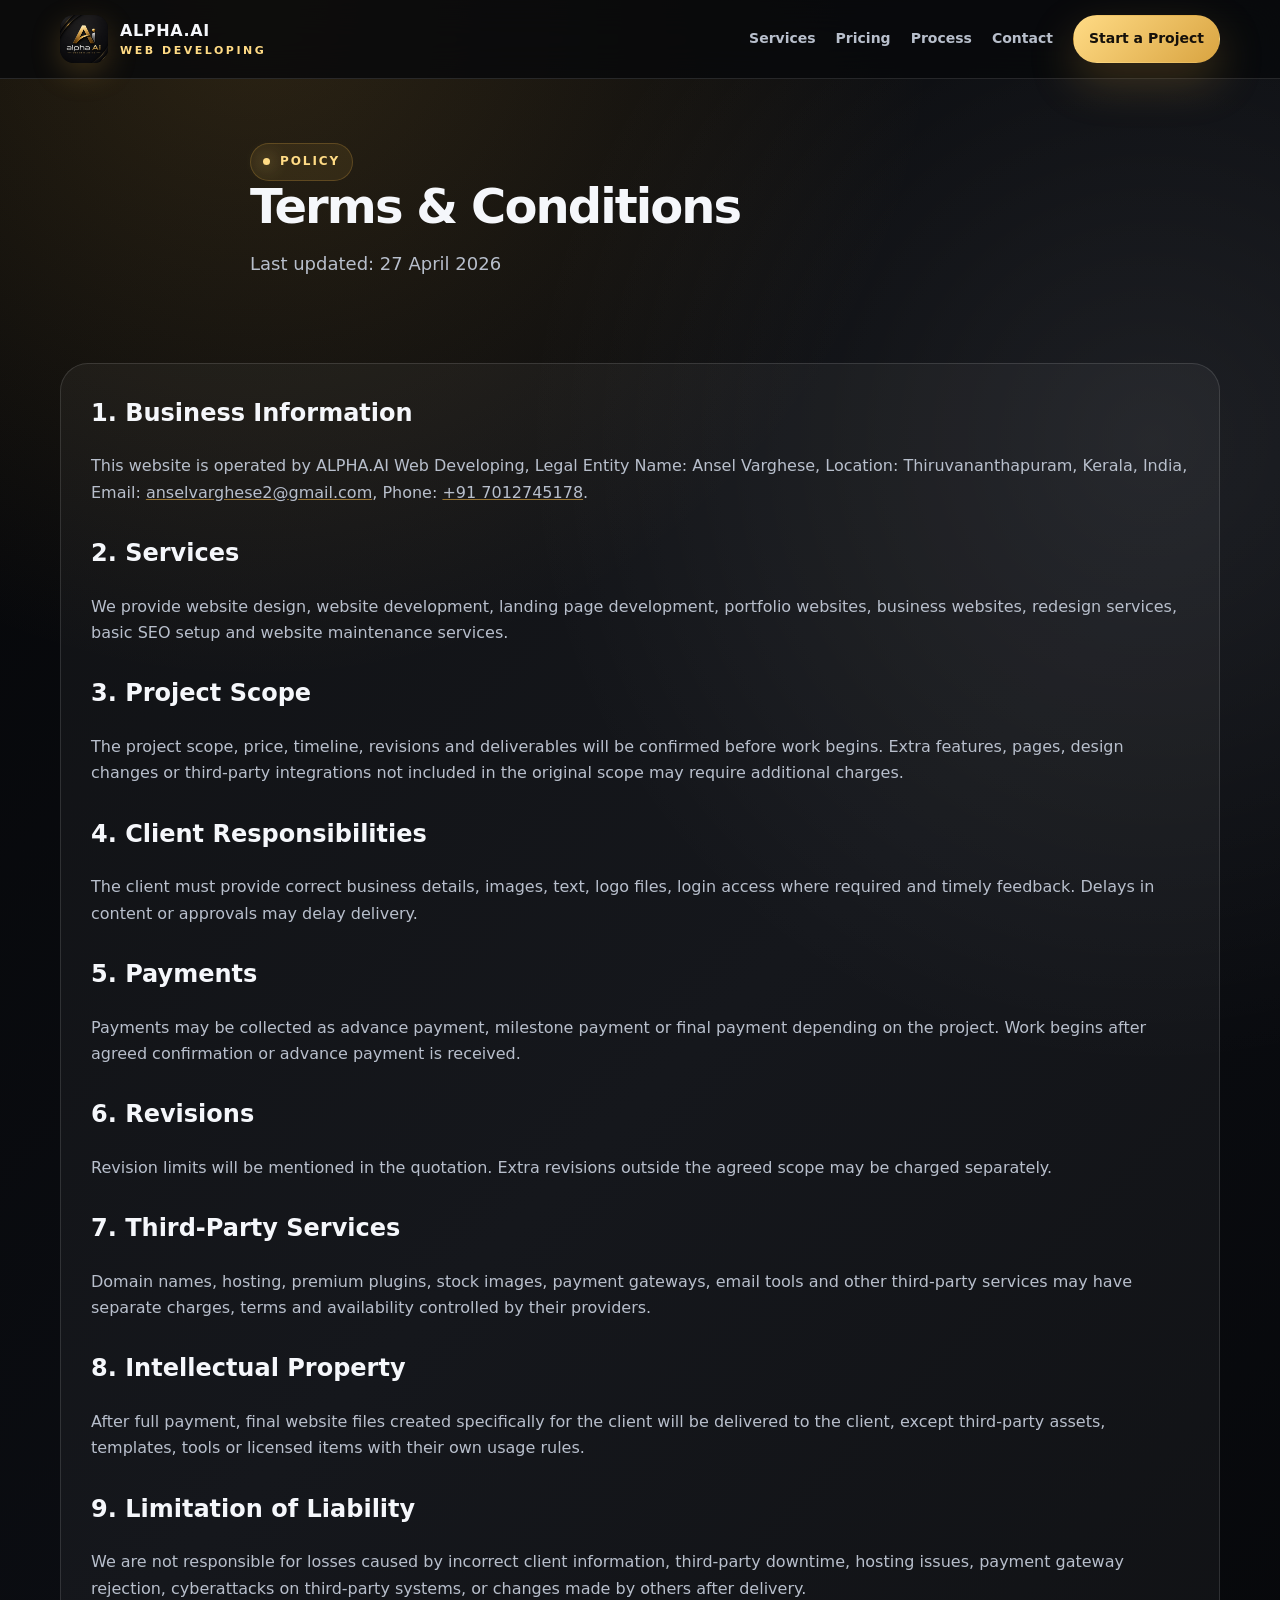
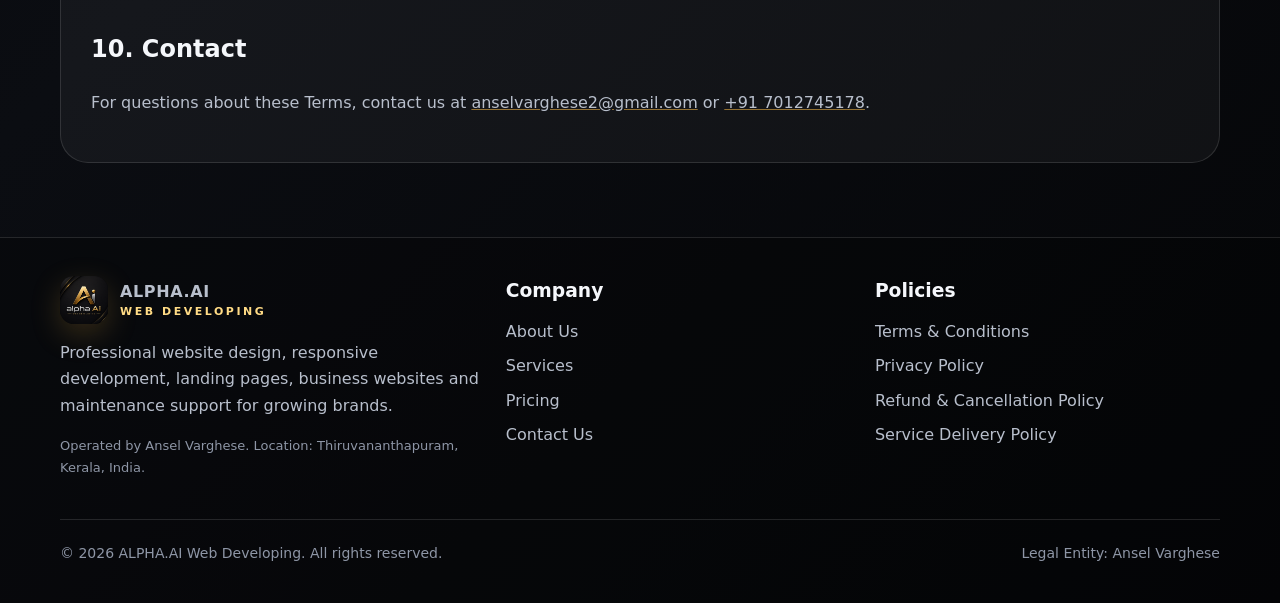
<file: index/terms-and-conditions.html>
<!doctype html>
<html lang="en-IN">
<head>
  <meta charset="utf-8">
  <meta name="viewport" content="width=device-width, initial-scale=1">
  <title>Terms & Conditions | ALPHA.AI Web Developing</title>
  <meta name="description" content="Terms and conditions for ALPHA.AI Web Developing website development services.">
  <link rel="icon" type="image/png" href="assets/favicon.png">
  <link rel="stylesheet" href="css/styles.css">
</head>
<body>
  <a class="skip-link" href="#main">Skip to content</a>
  <header class="site-header">
    <div class="container nav">
      
    <a class="brand" href="index.html" aria-label="ALPHA.AI Web Developing home">
      <img src="assets/logo.png" alt="ALPHA.AI Web Developing logo">
      <span>ALPHA.AI <small>Web Developing</small></span>
    </a>
    <button class="menu-btn" type="button" aria-label="Open menu" aria-expanded="false">Menu</button>
    <nav class="nav-links" aria-label="Main navigation">
      <a href="index.html#services">Services</a>
      <a href="index.html#pricing">Pricing</a>
      <a href="index.html#process">Process</a>
      <a href="contact.html">Contact</a>
      <a class="btn btn-primary btn-sm" href="contact.html">Start a Project</a>
    </nav>
    
    </div>
  </header>
  <main id="main">
    
<section class="page-hero">
  <div class="container page-title">
    <span class="eyebrow"><span class="dot"></span> Policy</span>
    <h1>Terms & Conditions</h1>
    <p>Last updated: 27 April 2026</p>
  </div>
</section>
<section class="section-tight">
  <div class="container content">
    <h2>1. Business Information</h2>
    <p>This website is operated by ALPHA.AI Web Developing, Legal Entity Name: Ansel Varghese, Location: Thiruvananthapuram, Kerala, India, Email: <a href="mailto:anselvarghese2@gmail.com">anselvarghese2@gmail.com</a>, Phone: <a href="tel:+917012745178">+91 7012745178</a>.</p>
    <h2>2. Services</h2>
    <p>We provide website design, website development, landing page development, portfolio websites, business websites, redesign services, basic SEO setup and website maintenance services.</p>
    <h2>3. Project Scope</h2>
    <p>The project scope, price, timeline, revisions and deliverables will be confirmed before work begins. Extra features, pages, design changes or third-party integrations not included in the original scope may require additional charges.</p>
    <h2>4. Client Responsibilities</h2>
    <p>The client must provide correct business details, images, text, logo files, login access where required and timely feedback. Delays in content or approvals may delay delivery.</p>
    <h2>5. Payments</h2>
    <p>Payments may be collected as advance payment, milestone payment or final payment depending on the project. Work begins after agreed confirmation or advance payment is received.</p>
    <h2>6. Revisions</h2>
    <p>Revision limits will be mentioned in the quotation. Extra revisions outside the agreed scope may be charged separately.</p>
    <h2>7. Third-Party Services</h2>
    <p>Domain names, hosting, premium plugins, stock images, payment gateways, email tools and other third-party services may have separate charges, terms and availability controlled by their providers.</p>
    <h2>8. Intellectual Property</h2>
    <p>After full payment, final website files created specifically for the client will be delivered to the client, except third-party assets, templates, tools or licensed items with their own usage rules.</p>
    <h2>9. Limitation of Liability</h2>
    <p>We are not responsible for losses caused by incorrect client information, third-party downtime, hosting issues, payment gateway rejection, cyberattacks on third-party systems, or changes made by others after delivery.</p>
    <h2>10. Contact</h2>
    <p>For questions about these Terms, contact us at <a href="mailto:anselvarghese2@gmail.com">anselvarghese2@gmail.com</a> or <a href="tel:+917012745178">+91 7012745178</a>.</p>
  </div>
</section>

  </main>
  
    <footer class="site-footer">
      <div class="container footer-grid">
        <div>
          <a class="brand footer-brand" href="index.html">
            <img src="assets/logo.png" alt="ALPHA.AI Web Developing logo">
            <span>ALPHA.AI <small>Web Developing</small></span>
          </a>
          <p>Professional website design, responsive development, landing pages, business websites and maintenance support for growing brands.</p>
          <p class="muted-small">Operated by Ansel Varghese. Location: Thiruvananthapuram, Kerala, India.</p>
        </div>
        <div>
          <h3>Company</h3>
          <ul>
            <li><a href="index.html#about">About Us</a></li>
            <li><a href="index.html#services">Services</a></li>
            <li><a href="index.html#pricing">Pricing</a></li>
            <li><a href="contact.html">Contact Us</a></li>
          </ul>
        </div>
        <div>
          <h3>Policies</h3>
          <ul>
            <li><a href="terms-and-conditions.html">Terms & Conditions</a></li>
            <li><a href="privacy-policy.html">Privacy Policy</a></li>
            <li><a href="refund-and-cancellation.html">Refund & Cancellation Policy</a></li>
            <li><a href="service-delivery.html">Service Delivery Policy</a></li>
          </ul>
        </div>
      </div>
      <div class="container copyright">
        <span>© 2026 ALPHA.AI Web Developing. All rights reserved.</span>
        <span>Legal Entity: Ansel Varghese</span>
      </div>
    </footer>
    
  <script src="js/main.js"></script>
</body>
</html>
</file>
<file: index/css/styles.css>
:root{
  --bg:#07080b;
  --bg-soft:#101218;
  --card:#151922;
  --text:#f5f7fb;
  --muted:#b8bfcc;
  --muted-2:#8e96a6;
  --gold:#d9a441;
  --gold-2:#ffdb85;
  --silver:#d9dde5;
  --line:rgba(255,255,255,.12);
  --shadow:0 24px 80px rgba(0,0,0,.40);
  --radius:24px;
  --max:1160px;
}
*{box-sizing:border-box}
html{scroll-behavior:smooth}
body{
  margin:0;
  font-family:Inter,ui-sans-serif,system-ui,-apple-system,BlinkMacSystemFont,"Segoe UI",sans-serif;
  color:var(--text);
  background:
    radial-gradient(circle at 20% 0%,rgba(217,164,65,.18),transparent 28%),
    radial-gradient(circle at 90% 20%,rgba(255,255,255,.08),transparent 30%),
    linear-gradient(135deg,#050608 0%,#0b0d12 50%,#050608 100%);
  line-height:1.65;
}
a{color:inherit;text-decoration:none}
img{max-width:100%;display:block}
.container{width:min(var(--max),calc(100% - 36px));margin-inline:auto}
.skip-link{position:absolute;left:-999px;top:10px;background:#fff;color:#000;padding:8px 12px;border-radius:8px;z-index:1000}
.skip-link:focus{left:10px}
.site-header{position:sticky;top:0;z-index:100;background:rgba(8,9,11,.82);backdrop-filter:blur(18px);border-bottom:1px solid var(--line)}
.nav{min-height:78px;display:flex;align-items:center;justify-content:space-between;gap:24px}
.brand{display:flex;align-items:center;gap:12px;font-weight:800;letter-spacing:.04em;min-width:0}
.brand img{width:48px;height:48px;border-radius:14px;box-shadow:0 10px 30px rgba(217,164,65,.22);object-fit:cover}
.brand span{white-space:nowrap}
.brand span small{display:block;font-size:11px;color:var(--gold-2);letter-spacing:.23em;font-weight:700;text-transform:uppercase;margin-top:-3px}
.nav-links{display:flex;align-items:center;gap:20px;color:var(--muted);font-weight:650;font-size:14px}
.nav-links a:hover{color:#fff}
.menu-btn{display:none;background:transparent;border:1px solid var(--line);color:#fff;border-radius:12px;padding:10px 12px}
.btn{display:inline-flex;align-items:center;justify-content:center;gap:10px;padding:13px 18px;border-radius:999px;font-weight:800;border:1px solid transparent;transition:.2s ease;cursor:pointer;text-align:center}
.btn-sm{padding:11px 15px}
.btn-primary{background:linear-gradient(135deg,var(--gold-2),var(--gold));color:#15100a;box-shadow:0 18px 45px rgba(217,164,65,.25)}
.btn-primary:hover{transform:translateY(-2px);box-shadow:0 22px 55px rgba(217,164,65,.34)}
.btn-ghost{border-color:var(--line);color:#fff;background:rgba(255,255,255,.04)}
.btn-ghost:hover{border-color:rgba(255,219,133,.55);background:rgba(217,164,65,.08)}
.hero{padding:86px 0 52px;position:relative;overflow:hidden}
.hero:before,.hero:after{content:"";position:absolute;border:1px solid rgba(217,164,65,.26);border-radius:50%;pointer-events:none}
.hero:before{width:620px;height:620px;right:-260px;top:-210px}
.hero:after{width:420px;height:420px;left:-220px;bottom:-210px}
.hero-grid{display:grid;grid-template-columns:1.05fr .95fr;gap:54px;align-items:center;position:relative;z-index:1}
.hero-copy{min-width:0}
.eyebrow{display:inline-flex;align-items:center;gap:10px;color:var(--gold-2);font-weight:800;letter-spacing:.16em;text-transform:uppercase;font-size:12px;background:rgba(217,164,65,.1);border:1px solid rgba(217,164,65,.25);padding:8px 12px;border-radius:999px}
.dot{width:7px;height:7px;border-radius:50%;background:var(--gold-2);box-shadow:0 0 18px var(--gold-2);flex:0 0 auto}
h1{font-size:clamp(40px,6vw,76px);line-height:.98;margin:22px 0 20px;letter-spacing:-.06em;max-width:900px}
.lead{font-size:clamp(17px,2.1vw,21px);color:var(--muted);max-width:660px;margin:0 0 28px}
.lead-small{font-size:18px;color:var(--muted);max-width:560px}
.hero-actions{display:flex;flex-wrap:wrap;gap:14px;margin:28px 0}
.hero-meta{display:grid;grid-template-columns:repeat(3,1fr);gap:12px;margin-top:30px;max-width:680px}
.meta-card{background:rgba(255,255,255,.045);border:1px solid var(--line);border-radius:18px;padding:16px}
.meta-card strong{display:block;font-size:20px;color:#fff}
.meta-card span{font-size:13px;color:var(--muted-2)}
.logo-card{position:relative;padding:30px;border:1px solid rgba(217,164,65,.18);border-radius:34px;background:linear-gradient(145deg,rgba(255,255,255,.09),rgba(255,255,255,.03));box-shadow:var(--shadow);overflow:hidden}
.logo-card img{border-radius:24px;box-shadow:0 30px 80px rgba(0,0,0,.45);width:100%;height:auto}
.logo-badge{position:absolute;right:26px;bottom:26px;background:rgba(8,9,11,.84);border:1px solid rgba(217,164,65,.35);border-radius:18px;padding:14px 16px;box-shadow:0 18px 48px rgba(0,0,0,.4)}
.logo-badge strong{display:block;color:var(--gold-2)}
.logo-badge span{color:var(--muted);font-size:13px}
.section{padding:74px 0}
.section-tight{padding:42px 0 74px}
.section-head{display:flex;justify-content:space-between;align-items:end;gap:24px;margin-bottom:30px}
.section-head h2,.page-title h1,.section-title{font-size:clamp(30px,4vw,48px);line-height:1.05;margin:0;letter-spacing:-.04em}
.section-head p{color:var(--muted);max-width:560px;margin:0}
.grid-3{display:grid;grid-template-columns:repeat(3,1fr);gap:18px}
.grid-2{display:grid;grid-template-columns:repeat(2,1fr);gap:18px}
.card{background:linear-gradient(180deg,rgba(255,255,255,.07),rgba(255,255,255,.035));border:1px solid var(--line);border-radius:var(--radius);padding:24px;box-shadow:0 16px 55px rgba(0,0,0,.18)}
.card h3{margin:0 0 10px;font-size:22px}
.card p,.muted{color:var(--muted);margin:0}
.card ul{margin:16px 0 0;padding:0;list-style:none}
.card li{padding:8px 0;color:var(--muted);border-top:1px solid rgba(255,255,255,.08)}
.icon{width:44px;height:44px;border-radius:14px;display:grid;place-items:center;margin-bottom:18px;background:rgba(217,164,65,.12);border:1px solid rgba(217,164,65,.26);color:var(--gold-2);font-weight:900}
.band{background:linear-gradient(135deg,rgba(217,164,65,.12),rgba(255,255,255,.04));border-block:1px solid var(--line)}
.about-grid{display:grid;grid-template-columns:.85fr 1.15fr;gap:24px;align-items:stretch}
.about-card{min-height:100%;display:flex;flex-direction:column;justify-content:space-between;gap:24px}
.about-card h2{font-size:clamp(28px,3.5vw,42px);line-height:1.08;margin:0;letter-spacing:-.04em}
.profile-list{display:grid;gap:10px;margin-top:20px}
.profile-item{display:flex;justify-content:space-between;gap:18px;padding:12px 0;border-bottom:1px solid rgba(255,255,255,.08);color:var(--muted)}
.profile-item strong{color:#fff}
.profile-item span{text-align:right;overflow-wrap:anywhere}
.price{font-size:36px;line-height:1;font-weight:900;margin:18px 0;color:#fff}
.price small{font-size:14px;color:var(--muted);font-weight:650}
.highlight{border-color:rgba(217,164,65,.45);box-shadow:0 20px 80px rgba(217,164,65,.12)}
.tag{display:inline-flex;border:1px solid rgba(217,164,65,.35);background:rgba(217,164,65,.1);color:var(--gold-2);border-radius:999px;padding:6px 10px;font-size:12px;font-weight:800;text-transform:uppercase;letter-spacing:.12em}
.steps{counter-reset:step;display:grid;gap:14px}
.step{display:grid;grid-template-columns:auto 1fr;gap:16px;align-items:start;padding:18px;border:1px solid var(--line);background:rgba(255,255,255,.04);border-radius:20px}
.step:before{counter-increment:step;content:counter(step);width:38px;height:38px;border-radius:50%;display:grid;place-items:center;background:linear-gradient(135deg,var(--gold-2),var(--gold));color:#16110b;font-weight:900;grid-row:1 / span 2}
.step h3{margin:0 0 4px}
.step p{margin:0;color:var(--muted)}
.cta{padding:44px;border-radius:34px;border:1px solid rgba(217,164,65,.25);background:radial-gradient(circle at 10% 10%,rgba(217,164,65,.22),transparent 35%),linear-gradient(135deg,#151922,#08090b);box-shadow:var(--shadow);display:grid;grid-template-columns:1fr auto;gap:24px;align-items:center}
.cta h2{margin:0;font-size:clamp(28px,4vw,44px);line-height:1.05}
.cta p{color:var(--muted);margin:12px 0 0;max-width:720px}
.site-footer{border-top:1px solid var(--line);padding:38px 0;background:rgba(0,0,0,.28)}
.footer-grid{display:grid;grid-template-columns:1.1fr .9fr .9fr;gap:24px}
.footer-grid p,.footer-grid a,.footer-grid li{color:var(--muted)}
.footer-grid ul{list-style:none;margin:12px 0 0;padding:0}
.footer-grid li{margin:8px 0}
.footer-grid h3{margin:0 0 10px}
.footer-brand{margin-bottom:14px}
.muted-small{font-size:13px;color:var(--muted-2)!important}
.copyright{border-top:1px solid var(--line);margin-top:28px;padding-top:22px;color:var(--muted-2);font-size:14px;display:flex;justify-content:space-between;gap:16px;flex-wrap:wrap}
.page-hero{padding:64px 0 24px}
.page-title{max-width:780px}
.page-title p{color:var(--muted);font-size:18px}
.content{background:rgba(255,255,255,.045);border:1px solid var(--line);border-radius:28px;padding:30px}
.content h2{margin-top:28px}
.content h2:first-child{margin-top:0}
.content p,.content li{color:var(--muted)}
.content a{text-decoration:underline;text-decoration-color:rgba(217,164,65,.65)}
.contact-list{display:grid;gap:12px}
.contact-list a,.contact-list div{display:block;padding:16px;border-radius:18px;border:1px solid var(--line);background:rgba(255,255,255,.035);color:var(--muted);overflow-wrap:anywhere}
@media(max-width:980px){
  .hero-grid,.about-grid,.grid-3,.grid-2,.cta,.footer-grid{grid-template-columns:1fr}
  .section-head{display:block}
  .section-head p{margin-top:10px}
  .hero{padding-top:52px}
  .hero-meta{grid-template-columns:1fr}
  .cta{padding:28px}
  .nav-links{display:none;position:absolute;left:18px;right:18px;top:78px;flex-direction:column;align-items:stretch;background:#0b0d12;border:1px solid var(--line);border-radius:20px;padding:16px}
  .nav-links.open{display:flex}
  .nav-links .btn{width:100%}
  .menu-btn{display:inline-flex}
  .logo-badge{position:static;margin-top:14px}
  .logo-card{padding:18px;max-width:560px}
}
@media(max-width:560px){
  .container{width:min(var(--max),calc(100% - 24px))}
  .nav{min-height:70px}
  .brand img{width:42px;height:42px}
  .brand span{font-size:14px}
  .brand span small{font-size:9px}
  .section{padding:56px 0}
  .card,.content{padding:20px}
  h1{font-size:clamp(34px,12vw,48px);letter-spacing:-.045em}
  .eyebrow{font-size:10px;letter-spacing:.12em;white-space:normal}
  .profile-item{display:block}
  .profile-item span{text-align:left;display:block;margin-top:2px}
  .hero-actions .btn{width:100%}
}
</file>
